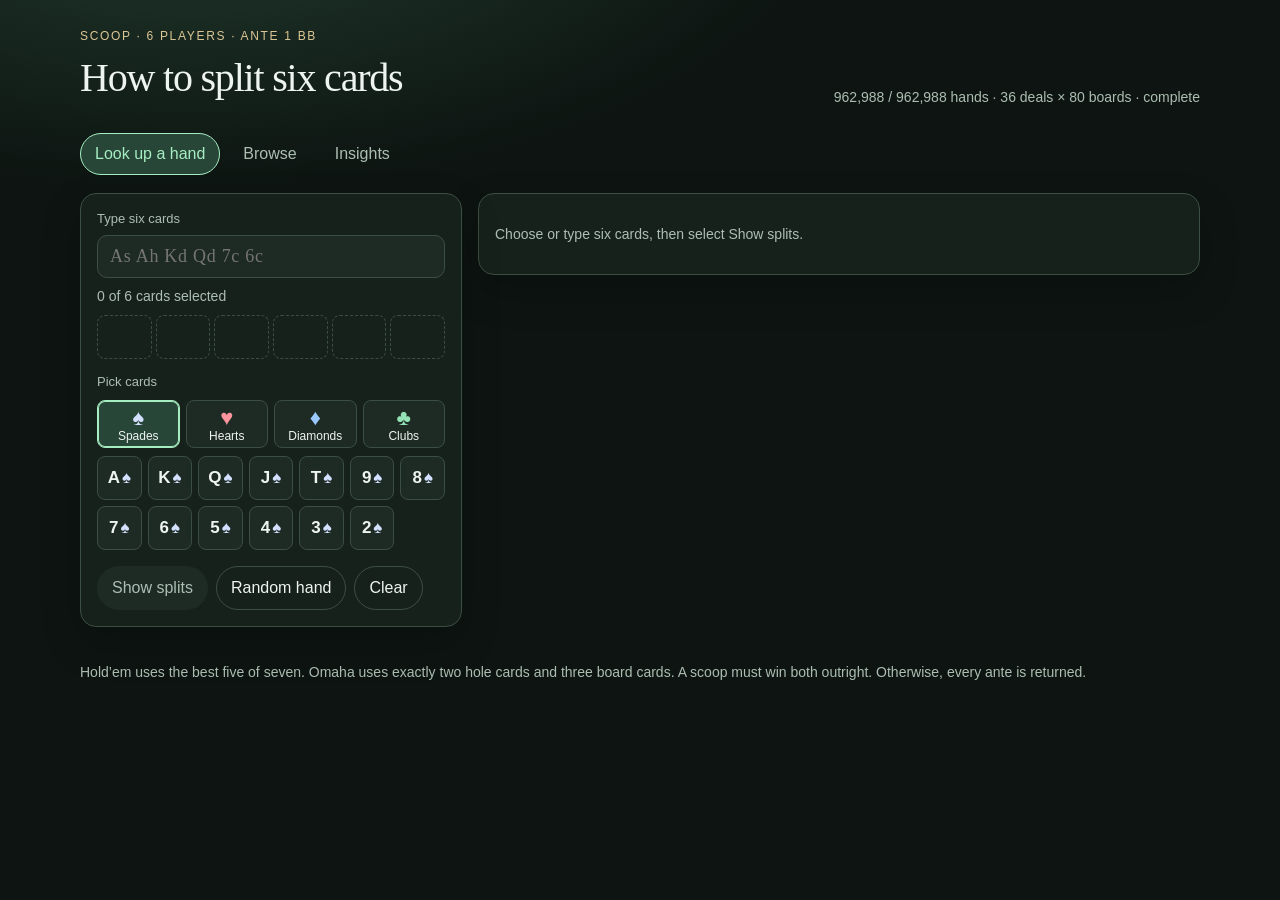
<file: index.html>
<!DOCTYPE html>
<html lang="en-GB">
<head>
<meta charset="utf-8">
<meta name="viewport" content="width=device-width, initial-scale=1">
<title>Scoop</title>
<script>location.replace("web/" + location.search + location.hash);</script>
<meta http-equiv="refresh" content="0; url=web/">
</head>
<body>
<p><a href="web/">Open the split book</a></p>
</body>
</html>
</file>
<file: web/styles.css>
:root {
  color-scheme: dark;
  --page: #0d1411;
  --panel: #17211c;
  --surface: #1e2b24;
  --ink: #eef4ef;
  --muted: #acbeb2;
  --line: #3b4e42;
  --accent: #a7edc2;
  --accent-ink: #13291d;
  --selected: #284638;
  --good: #91e4af;
  --bad: #ffa39d;
  --gold: #dcc696;
}

* { box-sizing: border-box; }
html, body { margin: 0; padding: 0; }
body {
  min-height: 100vh;
  background:
    radial-gradient(1000px 500px at 15% -15%, #233e30, transparent 65%),
    var(--page);
  color: var(--ink);
  font: 16px/1.45 "Segoe UI", "Helvetica Neue", sans-serif;
  font-variant-numeric: tabular-nums;
}

.top, .tabs, #lookup, #browse, #tend, footer {
  width: min(var(--lookup-width, 1120px), calc(100% - 32px));
  margin-left: auto;
  margin-right: auto;
}

.top {
  display: flex;
  justify-content: space-between;
  gap: 24px;
  align-items: end;
  padding: 28px 0 8px;
}
.eyebrow {
  margin: 0 0 4px;
  letter-spacing: 0.14em;
  text-transform: uppercase;
  font-size: 12px;
  color: var(--gold);
}
h1 {
  margin: 0;
  font-family: Georgia, "Iowan Old Style", serif;
  font-weight: 500;
  font-size: 40px;
  letter-spacing: -0.03em;
}
.status-block { width: min(380px, 100%); }
.status { margin: 0; color: var(--muted); font-size: 14px; text-align: right; }
.progress {
  height: 4px;
  margin-top: 8px;
  border-radius: 99px;
  background: rgba(255, 255, 255, 0.14);
  overflow: hidden;
}
.progress i { display: block; height: 100%; width: 0; background: var(--gold); }

.tabs { display: flex; flex-wrap: wrap; gap: 8px; padding: 18px 0; }
.tabs button, button {
  font: inherit;
  cursor: pointer;
}
.tabs button {
  background: transparent;
  color: var(--muted);
  border: 1px solid transparent;
  border-radius: 999px;
  padding: 8px 14px;
  white-space: nowrap;
}
.tabs button.on { background: var(--selected); color: var(--accent); border-color: var(--accent); }

.layout { display: grid; grid-template-columns: minmax(340px, 382px) minmax(0, 1fr); gap: 16px; align-items: start; }
.panel {
  background: var(--panel);
  color: var(--ink);
  border: 1px solid var(--line);
  border-radius: 16px;
  padding: 16px;
  box-shadow: 0 16px 40px rgba(0, 0, 0, 0.18);
}
.field { display: flex; flex-direction: column; gap: 6px; font-size: 13px; color: var(--muted); }
.field input {
  font: 18px/1.2 Georgia, serif;
  letter-spacing: 0.04em;
  padding: 10px 12px;
  border-radius: 10px;
  border: 1px solid var(--line);
  background: var(--surface);
  color: var(--ink);
}
#entry { container-type: inline-size; }
#entry-note { margin: 8px 0; }
.field input[aria-invalid="true"] { border-color: var(--bad); }
.field:has(input[aria-invalid="true"]) + .note { color: var(--bad); }

.selection, .suit-picker, .grid { display: grid; gap: 6px; }
.selection { grid-template-columns: repeat(6, minmax(0, 1fr)); gap: 4px; margin-bottom: 14px; }
.selection-slot {
  height: 44px;
  border-radius: 8px;
  outline: 1px dashed var(--line);
  outline-offset: -1px;
}
.selection button, .suit-picker button, .grid button {
  border: 1px solid var(--line);
  background: var(--surface);
  color: var(--ink);
  border-radius: 8px;
  min-height: 44px;
  padding: 0;
  line-height: 1;
}
.selection button:focus-visible, .suit-picker button:focus-visible, .grid button:focus-visible {
  outline: 2px solid var(--accent);
  outline-offset: 2px;
}
.selection button {
  width: 100%;
  background: var(--selected);
  border-color: var(--accent);
  font-size: 15px;
}
.selection button .s { margin-left: 2px; }
.picker { min-width: 0; margin: 0 0 16px; padding: 0; border: 0; }
.picker legend { margin-bottom: 8px; padding: 0; color: var(--muted); font-size: 13px; }
.suit-picker { grid-template-columns: repeat(4, minmax(0, 1fr)); }
.suit-picker button { padding: 5px 0; font-size: 12px; }
.suit-picker button span { display: block; }
.suit-picker button span:first-child { font-size: 22px; line-height: 1.1; }
.grid { grid-template-columns: repeat(5, minmax(0, 1fr)); margin-top: 8px; }
.grid button { font-size: 17px; }
.grid button .r, .selection button .r { font-weight: 700; }
.grid button .s { margin-left: 2px; }
.suit-picker button[aria-pressed="true"], .grid button[aria-pressed="true"] {
  background: var(--selected);
  border-color: var(--accent);
  box-shadow: inset 0 0 0 1px var(--accent);
}
.grid button:disabled { cursor: default; opacity: 0.45; }
@media (hover: hover) {
  .selection button:hover, .suit-picker button:hover, .grid button:hover:enabled { border-color: var(--accent); }
}
@container (min-width: 344px) {
  .grid { grid-template-columns: repeat(7, minmax(0, 1fr)); }
}
.s-s { color: #d3e0ff; }
.s-h { color: #ff969f; }
.s-d { color: #99c9ff; }
.s-c { color: #93e1b4; }

.row { display: flex; flex-wrap: wrap; gap: 8px; }
button.primary, button.ghost {
  border-radius: 999px;
  padding: 8px 14px;
  border: 1px solid transparent;
}
button.primary { background: var(--accent); color: var(--accent-ink); }
#entry .row button { min-height: 44px; }
button.primary:disabled { background: var(--surface); color: var(--muted); cursor: default; }
button.ghost { background: transparent; color: var(--ink); border-color: var(--line); }
button.ghost:disabled { opacity: .5; cursor: default; }
.note, .empty, .fine { color: var(--muted); font-size: 14px; }
.note { min-height: 1.2em; }

.result h2 { margin: 0 0 4px; font-family: Georgia, serif; font-weight: 500; font-size: 28px; }
.kicker { margin: 0; color: var(--muted); }
.kicker-row { display: flex; justify-content: space-between; gap: 12px; align-items: center; margin-bottom: 12px; }
.kicker-row .ghost { padding: 4px 10px; font-size: 13px; white-space: nowrap; }
.rec {
  display: flex;
  justify-content: space-between;
  gap: 16px;
  align-items: center;
  padding: 12px;
  border-radius: 12px;
  background: var(--surface);
  border: 1px solid var(--line);
  margin-bottom: 12px;
}
.cards { display: flex; gap: 6px; flex-wrap: wrap; align-items: center; }
.card {
  display: inline-flex;
  align-items: center;
  justify-content: center;
  gap: 3px;
  min-width: 42px;
  height: 56px;
  padding: 0 6px;
  border-radius: 8px;
  background: var(--surface);
  color: var(--ink);
  border: 1px solid var(--line);
  font-family: Georgia, serif;
  font-size: 18px;
  box-shadow: 0 1px 0 rgba(0,0,0,0.04);
}
.card .r { font-weight: 700; }
td .card, .play .card { min-width: 25px; height: 30px; padding: 0 3px; gap: 1px; font-size: 13px; }
td .card + .card, .play .card + .card { margin-left: 2px; }
.split-groups { display: flex; flex-wrap: wrap; gap: 12px 18px; }
.pipe { display: block; margin-bottom: 4px; color: var(--muted); font-size: 13px; }
.evbig { color: var(--muted); font-size: 13px; text-align: right; }
.evbig b { display: block; font-size: 26px; font-family: Georgia, serif; font-weight: 500; }
.pos { color: var(--good); }
.neg { color: var(--bad); }

.table-wrap { overflow-x: auto; }
table { width: 100%; border-collapse: collapse; font-size: 14px; }
th { text-align: left; font-weight: 600; color: var(--muted); font-size: 12px; letter-spacing: 0.04em; text-transform: uppercase; }
th, td { padding: 7px 6px; border-bottom: 1px solid var(--line); white-space: nowrap; }
td.num, th.num { text-align: right; }
tr.best td { background: var(--selected); }
.bar {
  width: 92px;
  height: 8px;
  background: linear-gradient(90deg, transparent 49.5%, var(--line) 49.5%, var(--line) 50.5%, transparent 50.5%);
  position: relative;
}
.bar i {
  position: absolute;
  top: 0;
  height: 8px;
  border-radius: 4px;
}
.bar i.pos { background: var(--good); left: 50%; }
.bar i.neg { background: var(--bad); right: 50%; }

.stack { display: flex; flex-direction: column; gap: 16px; padding-bottom: 28px; }
.stack h2 { margin: 0 0 8px; font-family: Georgia, serif; font-weight: 500; }
.two { display: grid; grid-template-columns: 1fr 1fr; gap: 16px; }
.handbtn {
  display: flex;
  justify-content: space-between;
  gap: 8px;
  width: 100%;
  text-align: left;
  background: var(--surface);
  border: 1px solid var(--line);
  border-radius: 10px;
  padding: 8px 10px;
  margin-bottom: 6px;
  color: var(--ink);
}

.insight-reference summary, #tend .panel > details > summary { cursor: pointer; font-weight: 600; }
.insight-reference h3 { margin: 20px 0 4px; font-size: 15px; }
#tend th { white-space: normal; }
.insight-examples .handbtn { flex-wrap: wrap; align-items: center; margin-bottom: 0; }
.insight-cards { display: flex; flex-wrap: wrap; gap: 3px; margin-bottom: 5px; }
.insight-cards .card { min-width: 28px; height: 32px; padding: 0 3px; font-size: 13px; }
.insight-split { font-size: 13px; color: var(--muted); line-height: 1.5; }

#browse .filters {
  display: grid;
  grid-template-columns: repeat(2, minmax(0, 1fr));
  gap: 14px 22px;
}
.filter-group {
  min-inline-size: 0;
  margin: 0;
  padding: 0;
  border: 0;
}
.filter-group legend {
  margin-bottom: 6px;
  padding: 0;
  color: var(--muted);
  font-size: 13px;
}
.choices { display: flex; flex-wrap: wrap; gap: 5px; }
.choices button {
  min-width: 28px;
  min-height: 32px;
  padding: 4px 8px;
  color: var(--ink);
  background: var(--surface);
  border: 1px solid var(--line);
  border-radius: 7px;
  font-size: 13px;
}
.choices button[aria-pressed="true"] { color: var(--accent); background: var(--selected); border-color: var(--accent); }
.choices button:hover, .grid button:not(:disabled):hover, .ghost:not(:disabled):hover, .handbtn:hover, .brow:hover { border-color: var(--accent); }
button:focus-visible, input:focus-visible { outline: 2px solid var(--accent); outline-offset: 2px; }
.filter-head, .filter-note, .filter-actions { grid-column: 1 / -1; }
.filter-head { margin: 0; font-size: 16px; font-weight: 600; }
.filter-head:not(:first-child) { padding-top: 12px; border-top: 1px solid var(--line); }
.filter-note { margin: 0; }
.filter-actions { display: flex; flex-wrap: wrap; gap: 10px; align-items: center; }
.filter-actions .note { margin: 0; }

.brow {
  display: grid;
  grid-template-columns: minmax(220px, 1.2fr) minmax(240px, 1.5fr) auto;
  gap: 10px 14px;
  align-items: center;
  width: 100%;
  text-align: left;
  background: var(--surface);
  color: var(--ink);
  border: 1px solid var(--line);
  border-radius: 12px;
  padding: 8px 10px;
  margin-bottom: 8px;
}
.brow .play { color: var(--muted); font-size: 14px; }
.brow .ev { text-align: right; }
.brow .ev b { display: block; font-family: Georgia, serif; font-weight: 500; font-size: 20px; }
.brow > .cards .card { height: 40px; min-width: 32px; font-size: 15px; }
.more {
  display: block;
  margin: 8px auto 0;
}
footer { padding: 22px 0 36px; color: var(--muted); font-size: 14px; }

@media (max-width: 860px) {
  .layout, .two, .brow { grid-template-columns: minmax(0, 1fr); }
  .top { flex-direction: column; align-items: start; }
  .status { text-align: left; }
  h1 { font-size: 32px; }
  .brow .ev { text-align: left; }
}

@media (max-width: 610px) {
  .filters { grid-template-columns: minmax(0, 1fr); }
  .rec { align-items: start; flex-direction: column; }
  .evbig { text-align: left; }
}

@media (max-width: 380px) {
  .top, .tabs, #lookup, #browse, #tend, footer { width: calc(100% - 20px); }
  .panel { padding: 10px; }
}
</file>
